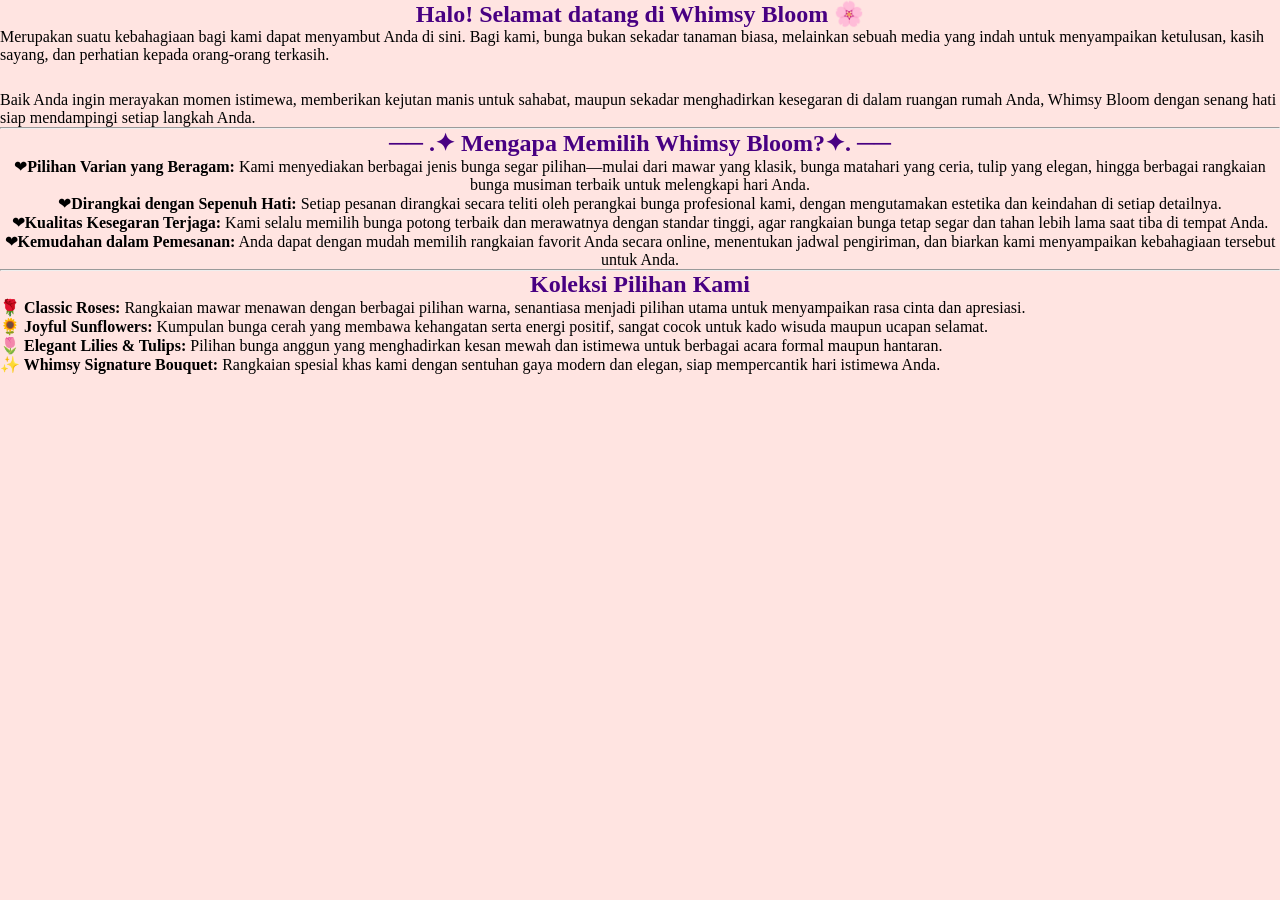
<file: iframeneya/Home.html>
<html>
<head>
  <title>.: IDENTITAS TOKO :.</title>

   <!-- Menghubungkan CSS -->
  <link rel="stylesheet" href="style.css">
</head>

<body>

 <h1 align="middle"><font face="Gabriola Regular" size="5" color="#480082">Halo! Selamat datang di Whimsy Bloom 🌸</font></h1>
 
<p><font face="Calibri">Merupakan suatu kebahagiaan bagi kami dapat menyambut Anda di sini. Bagi kami, bunga bukan sekadar tanaman biasa, melainkan sebuah media yang indah untuk menyampaikan ketulusan, kasih sayang, dan perhatian kepada orang-orang terkasih.</p>

 <h2>‎ </h2>
<p><font face="Calibri">Baik Anda ingin merayakan momen istimewa, memberikan kejutan manis untuk sahabat, maupun sekadar menghadirkan kesegaran di dalam ruangan rumah Anda, Whimsy Bloom dengan senang hati siap mendampingi setiap langkah Anda.</p>

<hr>
 
 <h3 align="middle"><font face="Gabriola Regular" size="5" color="#480082">── .✦ Mengapa Memilih Whimsy Bloom?✦. ──</font></h3>
 <p align="middle">❤︎<b>Pilihan Varian yang Beragam:</b> Kami menyediakan berbagai jenis bunga segar pilihan—mulai dari mawar yang klasik, bunga matahari yang ceria, tulip yang elegan, hingga berbagai rangkaian bunga musiman terbaik untuk melengkapi hari Anda.</p>
 <p align="middle">❤︎<b>Dirangkai dengan Sepenuh Hati:</b> Setiap pesanan dirangkai secara teliti oleh perangkai bunga profesional kami, dengan mengutamakan estetika dan keindahan di setiap detailnya.</p>
 <p align="middle">❤︎<b>Kualitas Kesegaran Terjaga:</b> Kami selalu memilih bunga potong terbaik dan merawatnya dengan standar tinggi, agar rangkaian bunga tetap segar dan tahan lebih lama saat tiba di tempat Anda.</p>
 <p align="middle">❤︎<b>Kemudahan dalam Pemesanan:</b> Anda dapat dengan mudah memilih rangkaian favorit Anda secara online, menentukan jadwal pengiriman, dan biarkan kami menyampaikan kebahagiaan tersebut untuk Anda.</p>
<hr>
<h4 align="middle"><font face="Gabriola Regular" size="5" color="#480082">Koleksi Pilihan Kami</font></h4>
<p><b>🌹 Classic Roses:</b> Rangkaian mawar menawan dengan berbagai pilihan warna, senantiasa menjadi pilihan utama untuk menyampaikan rasa cinta dan apresiasi.</p>
<p><b>🌻 Joyful Sunflowers:</b> Kumpulan bunga cerah yang membawa kehangatan serta energi positif, sangat cocok untuk kado wisuda maupun ucapan selamat.</p>
<p><b>🌷 Elegant Lilies & Tulips:</b> Pilihan bunga anggun yang menghadirkan kesan mewah dan istimewa untuk berbagai acara formal maupun hantaran.</p>
<p><b>✨ Whimsy Signature Bouquet:</b> Rangkaian spesial khas kami dengan sentuhan gaya modern dan elegan, siap mempercantik hari istimewa Anda.</p>
</body>
</file>
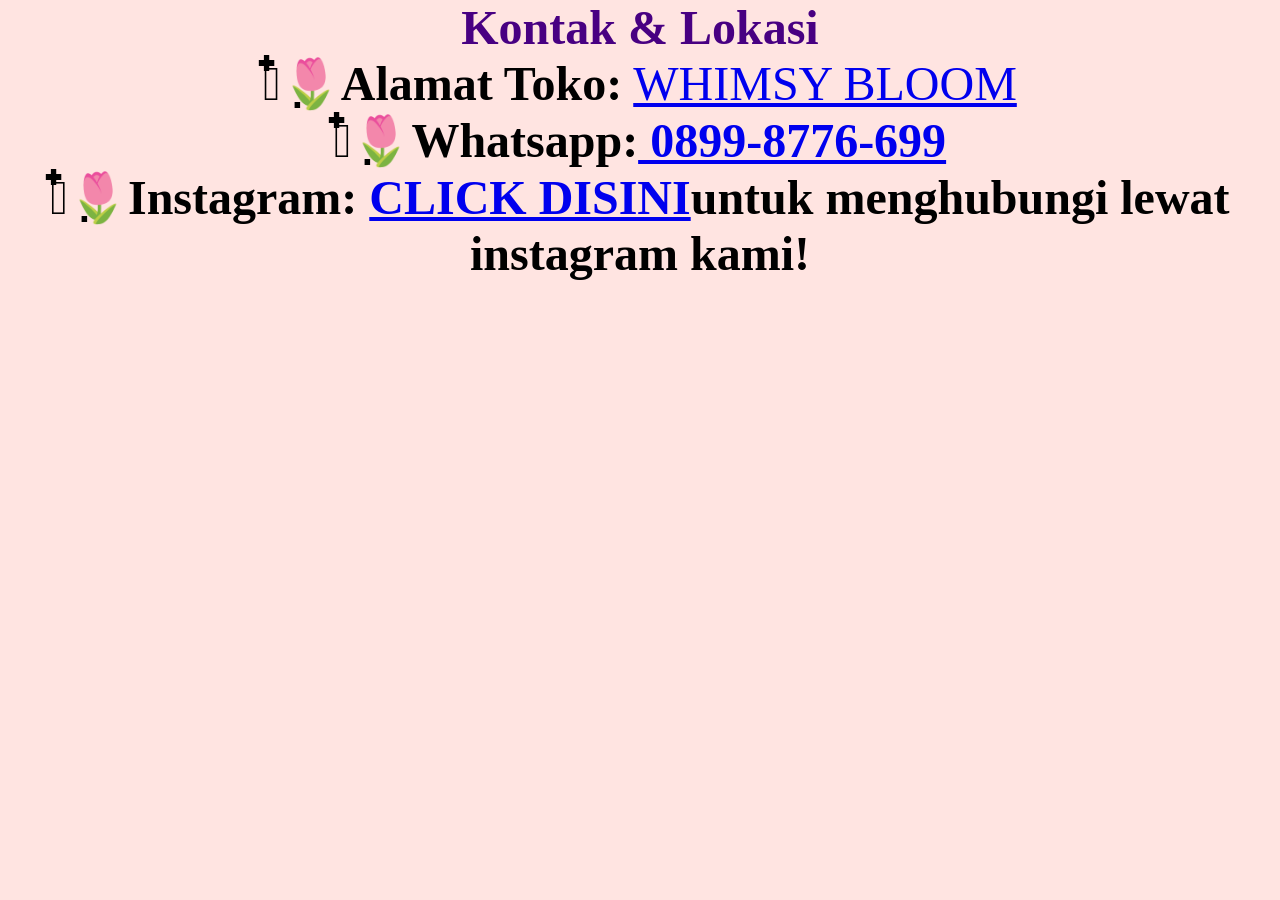
<file: iframeneya/Kontak.html>
<html>
<head>
  <title>.:KONTAK JUALAN:.</title>

<!-- Menghubungkan CSS -->
<link rel="stylesheet" href="style.css">
</head>

<body>
<h1 align="middle"> <font face="Gabriola Regular" size="8" color="#480082"> Kontak & Lokasi </h1> </font> 

<p align="middle"><font face="Gabriola Regular" size="20"><b> 𓍢ִ໋🌷Alamat Toko:</b> <a href="https://share.google/Y0riK8UhSwGdyjoNN" target="_blank"> WHIMSY BLOOM</a></font></p>

<p align="middle"><font face="Gabriola Regular" size="20"><b> 𓍢ִ໋🌷Whatsapp:<a href="https://wa.me/08998776699" target="_blank"> 0899-8776-699</a></p></font>

<p align="middle"> <font face="Gabriola Regular" size="20"> <b>𓍢ִ໋🌷Instagram: </b> <a href="https://www.instagram.com/neykinns?stkn=MXkxNGx3MXlpdGJscw==" target="_blank"> CLICK DISINI</a>untuk menghubungi lewat instagram kami!</p></font>
</file>
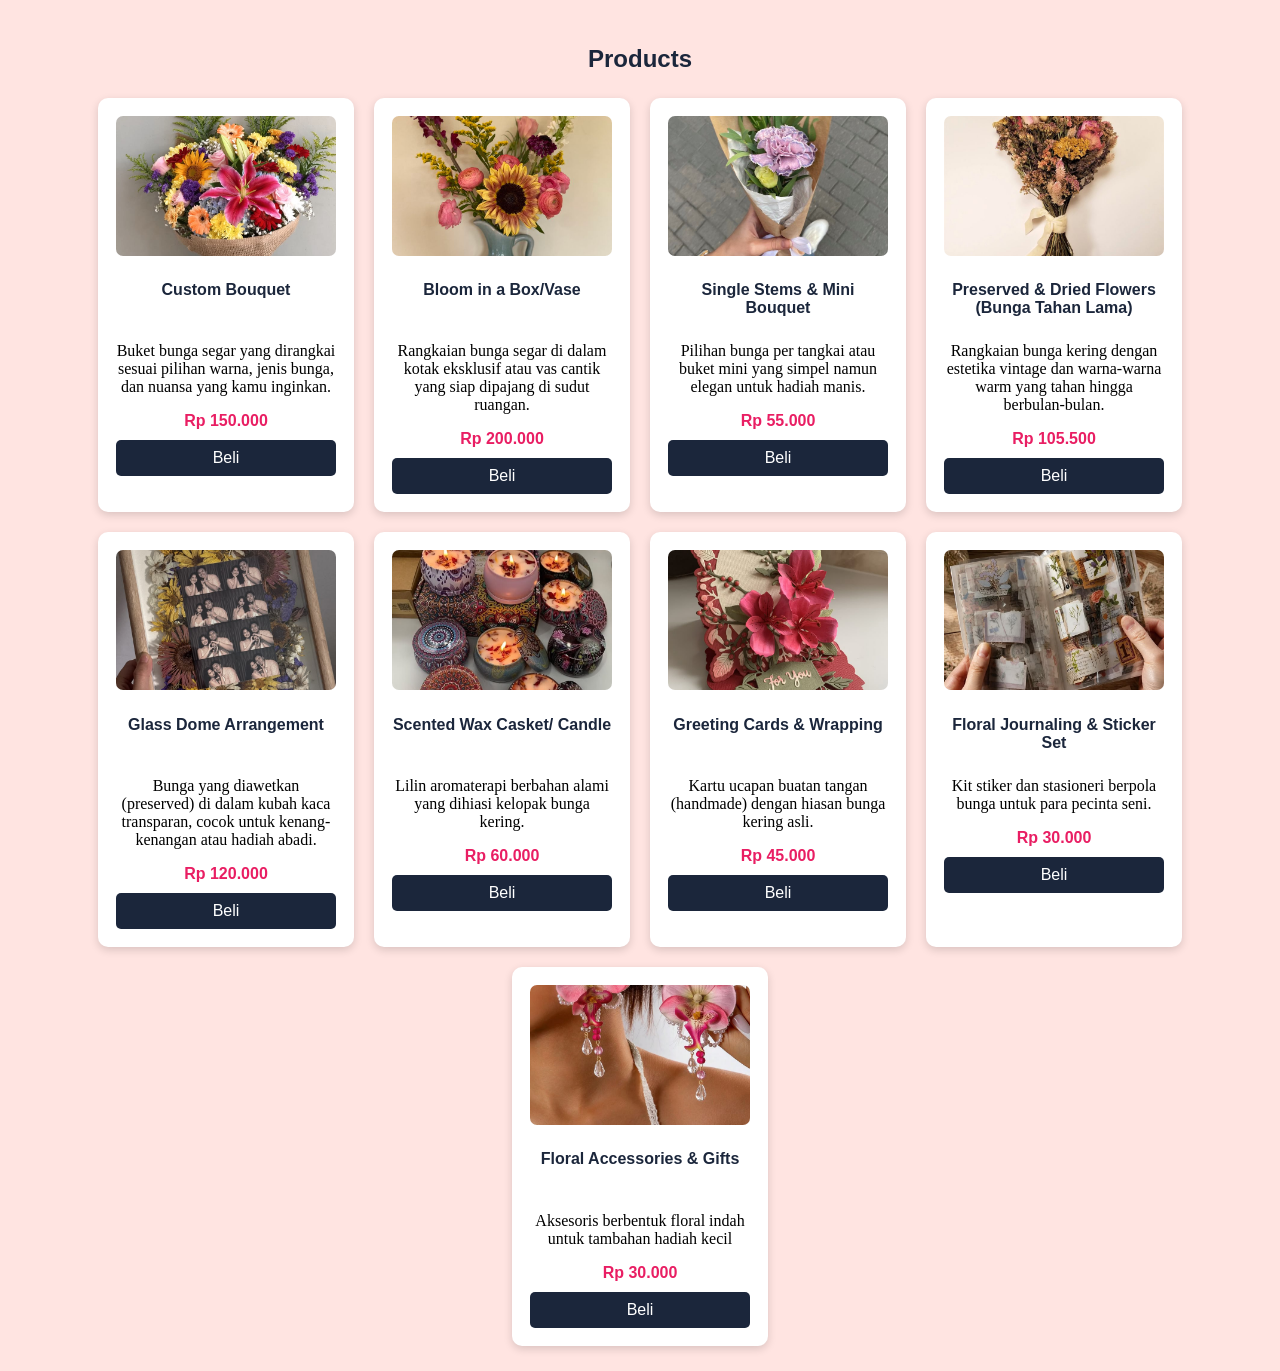
<file: iframeneya/Products1.html>
<!DOCTYPE html>
<html lang="id">
<head>
  <meta charset="UTF-8">
  <meta name="viewport" content="width=device-width, initial-scale=1.0">
  <title>Distributor Produk - Flowers</title>
  <style>
    body {
      font-family: Arial, sans-serif;
      background-color: #FFE4E1;
      margin: 0;
      padding: 25px;
    }

    h2 {
      text-align: center;
      color: #1B263B;
      margin-bottom: 25px;
    }

    .container {
      display: flex;
      gap: 20px;
      flex-wrap: wrap;
      justify-content: center;
    }

    .card {
      background: white;
      border-radius: 10px;
      padding: 18px;
      width: 220px;
      text-align: center;
      box-shadow: 0 3px 8px rgba(0,0,0,0.15);
    }

    .card img {
      width: 100%;
      height: 140px;
      object-fit: cover;
      border-radius: 7px;
    }

    .card h4 {
      color: #1B263B;
      min-height: 40px;
    }

    .harga {
      color: #e91e63;
      font-weight: bold;
      margin: 8px 0;
    }

    .distributor {
      background: #fff0f5;
      padding: 10px;
      border-radius: 6px;
      margin: 12px 0;
      color: #555;
    }

    .btn {
      display: block;
      background-color: #1B263B;
      color: white;
      text-decoration: none;
      padding: 9px 12px;
      border-radius: 5px;
      margin-top: 10px;
    }

    .btn:hover {
      background-color: #334e68;
    }
  </style>
</head>
<body>

  <h2>Products</h2>
  
  <div class="container">

    <div class="card">
      <img src="thumbelina.jpg" alt="Thumbelina">
      <h4>Custom Bouquet</h4>
      <p><font face="Calibri">Buket bunga segar yang dirangkai sesuai pilihan warna, jenis bunga, dan nuansa yang kamu inginkan.</font></p>
      <p class="harga">Rp 150.000</p>
      <a class="btn" href="#">Beli</a>
    </div>

    <div class="card">
      <img src="bungavase.jpg" alt="Bloom in a Box">
      <h4>Bloom in a Box/Vase</h4>
      <p><font face="Calibri">Rangkaian bunga segar di dalam kotak eksklusif atau vas cantik yang siap dipajang di sudut ruangan.</font></p>
      <p class="harga">Rp 200.000</p>
      <a class="btn" href="#">Beli</a>
    </div>

    <div class="card">
      <img src="singlestems.jpg" alt="Single Stems">
      <h4>Single Stems & Mini Bouquet</h4>
      <p><font face="Calibri">Pilihan bunga per tangkai atau buket mini yang simpel namun elegan untuk hadiah manis.</font></p>
      <p class="harga">Rp 55.000</p>
      <a class="btn" href="#">Beli</a>
    </div>

    <div class="card">
      <img src="driedflowers.jpg" alt="Dried Flowers">
      <h4>Preserved & Dried Flowers (Bunga Tahan Lama)</h4>
      <p><font face="Calibri">Rangkaian bunga kering dengan estetika vintage dan warna-warna warm yang tahan hingga berbulan-bulan.</font></p>
      <p class="harga">Rp 105.500</p>
      <a class="btn" href="#">Beli</a>
    </div>

    <div class="card">
      <img src="bungaawet.jpg" alt="Glass Dome">
      <h4>Glass Dome Arrangement</h4>
      <p><font face="Calibri">Bunga yang diawetkan (preserved) di dalam kubah kaca transparan, cocok untuk kenang-kenangan atau hadiah abadi.</font></p>
      <p class="harga">Rp 120.000</p>
      <a class="btn" href="#">Beli</a>
    </div>

    <div class="card">
      <img src="lilinwangi.jpg" alt="Scented Candle">
      <h4>Scented Wax Casket/ Candle</h4>
      <p><font face="Calibri">Lilin aromaterapi berbahan alami yang dihiasi kelopak bunga kering.</font></p>
      <p class="harga">Rp 60.000</p>
      <a class="btn" href="#">Beli</a>
    </div>

    <div class="card">
      <img src="greetingcard.jpg" alt="Greeting Card">
      <h4>Greeting Cards & Wrapping</h4>
      <p><font face="Calibri">Kartu ucapan buatan tangan (handmade) dengan hiasan bunga kering asli.</font></p>
      <p class="harga">Rp 45.000</p>
      <a class="btn" href="#">Beli</a>
    </div>

    <div class="card">
      <img src="stickerset.jpg" alt="Sticker Set">
      <h4>Floral Journaling & Sticker Set</h4>
      <p><font face="Calibri">Kit stiker dan stasioneri berpola bunga untuk para pecinta seni.</font></p>
      <p class="harga">Rp 30.000</p>
      <a class="btn" href="#">Beli</a>
    </div>

<div class="card">
      <img src="floralaksesoris.jpg" alt="Sticker Set">
      <h4>Floral Accessories & Gifts</h4>
      <p><font face="Calibri">Aksesoris berbentuk floral indah untuk tambahan hadiah kecil</font></p>
      <p class="harga">Rp 30.000</p>
      <a class="btn" href="#">Beli</a>
    </div>

  </div>
</body>
</html>
</file>
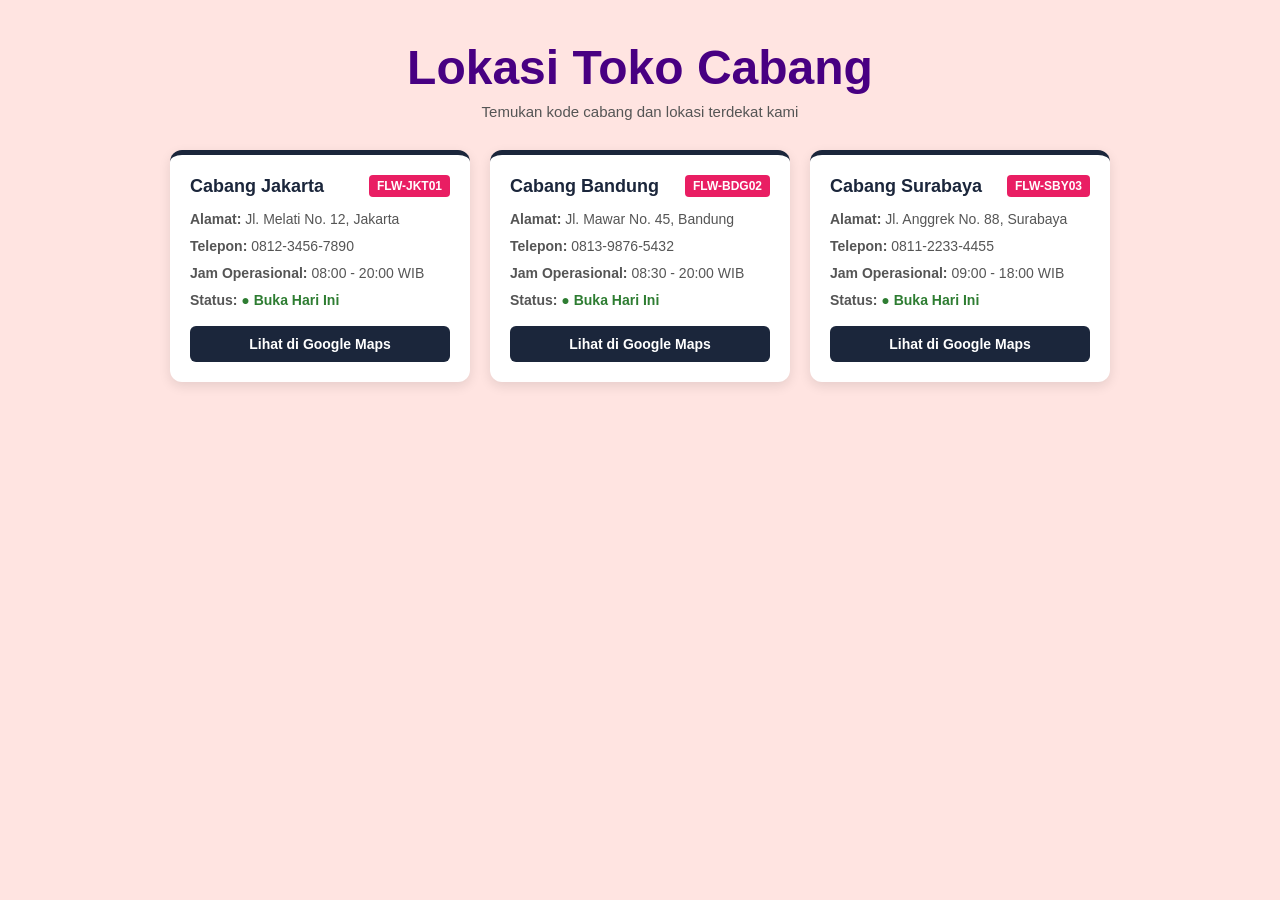
<file: iframeneya/Products2.html>
<!DOCTYPE html>
<html>
<head>
  <meta charset="UTF-8">
  <meta name="viewport" content="width=device-width, initial-scale=1.0">
  <title>Lokasi Toko Cabang</title>
  <style>
    * {
      box-sizing: border-box;
      margin: 0;
      padding: 0;
      font-family: Arial, sans-serif;
    }

    body {
      background-color: #FFE4E1;
      padding: 40px 20px;
    }

    .container {
      max-width: 1000px;
      margin: 0 auto;
    }

    h2 {
      text-align: center;
      color: #1B263B;
      font-size: 28px;
      margin-bottom: 8px;
    }

    .subtitle {
      text-align: center;
      color: #555;
      font-size: 15px;
      margin-bottom: 30px;
    }

    .grid-cabang {
      display: flex;
      flex-wrap: wrap;
      gap: 20px;
      justify-content: center;
    }

    .card-cabang {
      background: white;
      border-radius: 12px;
      width: 300px;
      padding: 20px;
      box-shadow: 0 4px 12px rgba(0,0,0,0.1);
      border-top: 5px solid #1B263B;
      display: flex;
      flex-direction: column;
      justify-content: space-between;
    }

    .header-cabang {
      display: flex;
      justify-content: space-between;
      align-items: center;
      margin-bottom: 12px;
    }

    .nama-cabang {
      font-size: 18px;
      color: #1B263B;
      font-weight: bold;
    }

    .kode-cabang {
      background-color: #e91e63;
      color: white;
      font-size: 12px;
      font-weight: bold;
      padding: 4px 8px;
      border-radius: 4px;
    }

    .info-cabang {
      font-size: 14px;
      color: #555;
      line-height: 1.5;
      margin-bottom: 15px;
    }

    .info-cabang p {
      margin-bottom: 6px;
    }

    .status-buka {
      color: #2e7d32;
      font-weight: bold;
    }

    .btn-maps {
      display: block;
      text-align: center;
      background-color: #1B263B;
      color: white;
      text-decoration: none;
      padding: 10px;
      border-radius: 6px;
      font-weight: bold;
      font-size: 14px;
    }

    .btn-maps:hover {
      background-color: #334e68;
    }
  </style>
</head>
<body>

  <div class="container">
    <h2><font face="Gabriola Regular" size="10" color="480082">Lokasi Toko Cabang</font></h2>
    <p class="subtitle">Temukan kode cabang dan lokasi terdekat kami</p>

    <div class="grid-cabang">

      <!-- Cabang 1 -->
      <div class="card-cabang">
        <div>
          <div class="header-cabang">
            <span class="nama-cabang">Cabang Jakarta</span>
            <span class="kode-cabang">FLW-JKT01</span>
          </div>
          <div class="info-cabang">
            <p><strong>Alamat:</strong> Jl. Melati No. 12, Jakarta</p>
            <p><strong>Telepon:</strong> 0812-3456-7890</p>
            <p><strong>Jam Operasional:</strong> 08:00 - 20:00 WIB</p>
            <p><strong>Status:</strong> <span class="status-buka">● Buka Hari Ini</span></p>
          </div>
        </div>
        <a href="https://maps.google.com" target="_blank" class="btn-maps">Lihat di Google Maps</a>
      </div>

      <!-- Cabang 2 -->
      <div class="card-cabang">
        <div>
          <div class="header-cabang">
            <span class="nama-cabang">Cabang Bandung</span>
            <span class="kode-cabang">FLW-BDG02</span>
          </div>
          <div class="info-cabang">
            <p><strong>Alamat:</strong> Jl. Mawar No. 45, Bandung</p>
            <p><strong>Telepon:</strong> 0813-9876-5432</p>
            <p><strong>Jam Operasional:</strong> 08:30 - 20:00 WIB</p>
            <p><strong>Status:</strong> <span class="status-buka">● Buka Hari Ini</span></p>
          </div>
        </div>
        <a href="https://maps.google.com" target="_blank" class="btn-maps">Lihat di Google Maps</a>
      </div>

      <!-- Cabang 3 -->
      <div class="card-cabang">
        <div>
          <div class="header-cabang">
            <span class="nama-cabang">Cabang Surabaya</span>
            <span class="kode-cabang">FLW-SBY03</span>
          </div>
          <div class="info-cabang">
            <p><strong>Alamat:</strong> Jl. Anggrek No. 88, Surabaya</p>
            <p><strong>Telepon:</strong> 0811-2233-4455</p>
            <p><strong>Jam Operasional:</strong> 09:00 - 18:00 WIB</p>
            <p><strong>Status:</strong> <span class="status-buka">● Buka Hari Ini</span></p>
          </div>
        </div>
        <a href="https://maps.google.com" target="_blank" class="btn-maps">Lihat di Google Maps</a>
      </div>

    </div>
  </div>

</body>
</html>
</file>
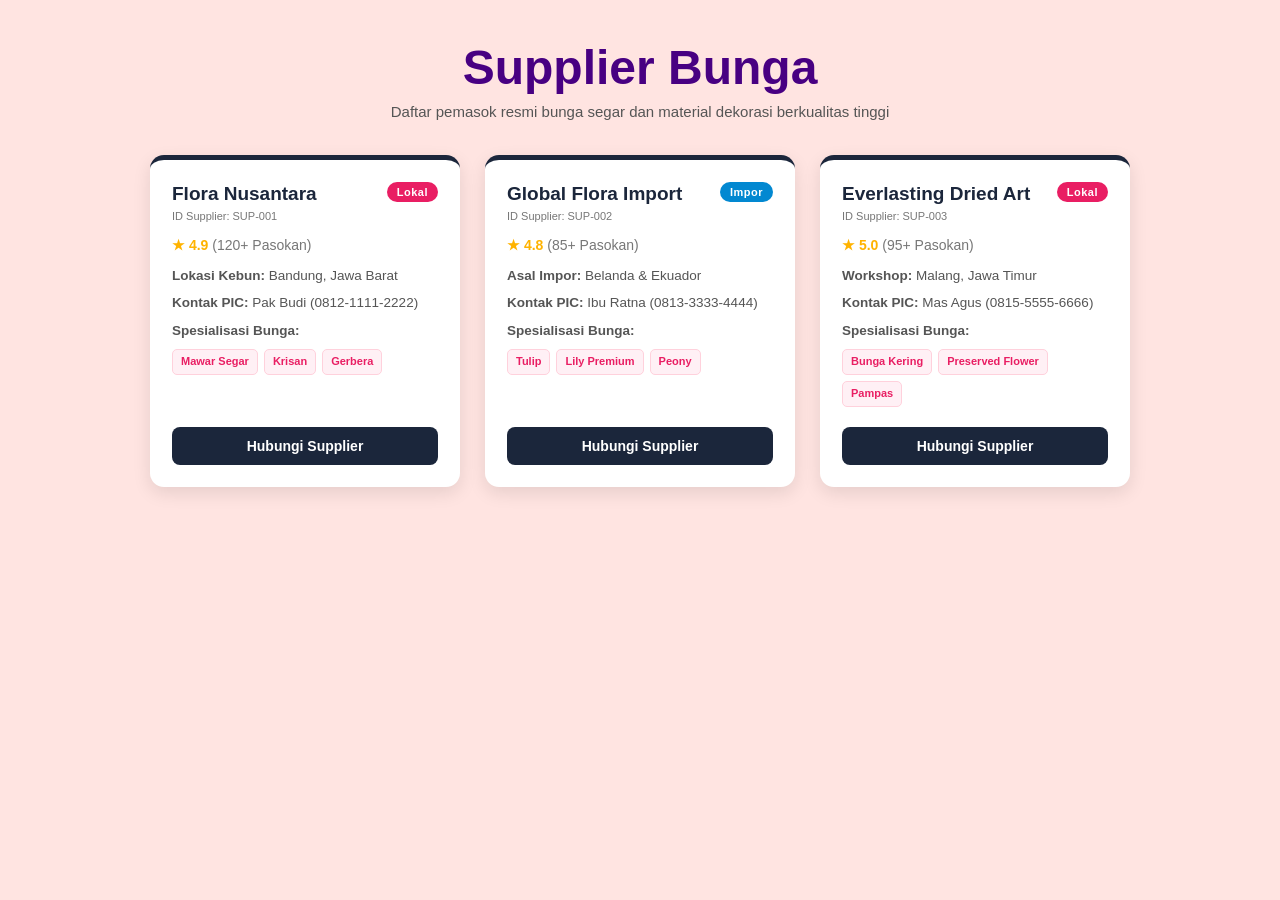
<file: iframeneya/products3.html>
<!DOCTYPE html>
<html>
<head>
  <meta charset="UTF-8">
  <meta name="viewport" content="width=device-width, initial-scale=1.0">
  <title>Daftar Supplier Bunga</title>
  <style>
    /* Reset & Dasar Halaman */
    * {
      box-sizing: border-box;
      margin: 0;
      padding: 0;
      font-family: 'Segoe UI', Tahoma, Geneva, Verdana, sans-serif;
    }

    body {
      background-color: #FFE4E1;
      padding: 40px 20px;
    }

    .container {
      max-width: 1050px;
      margin: 0 auto;
    }

    h2 {
      text-align: center;
      color: #1B263B;
      font-size: 30px;
      margin-bottom: 8px;
    }

    .subtitle {
      text-align: center;
      color: #555;
      font-size: 15px;
      margin-bottom: 35px;
    }

    /* Grid Layout Supplier */
    .grid-supplier {
      display: flex;
      flex-wrap: wrap;
      gap: 25px;
      justify-content: center;
    }

    /* Kartu Supplier */
    .card-supplier {
      background: white;
      border-radius: 14px;
      width: 310px;
      padding: 22px;
      box-shadow: 0 6px 18px rgba(0,0,0,0.1);
      border-top: 5px solid #1B263B;
      display: flex;
      flex-direction: column;
      justify-content: space-between;
      transition: transform 0.25s ease, box-shadow 0.25s ease;
    }

    .card-supplier:hover {
      transform: translateY(-6px);
      box-shadow: 0 10px 22px rgba(0,0,0,0.15);
    }

    /* Header Kartu */
    .header-supplier {
      display: flex;
      justify-content: space-between;
      align-items: flex-start;
      margin-bottom: 15px;
    }

    .nama-supplier {
      font-size: 19px;
      color: #1B263B;
      font-weight: bold;
      line-height: 1.3;
    }

    .kode-supplier {
      font-size: 11px;
      color: #777;
      margin-top: 3px;
    }

    .badge-tipe {
      background-color: #e91e63;
      color: white;
      font-size: 11px;
      font-weight: bold;
      padding: 4px 10px;
      border-radius: 20px;
      letter-spacing: 0.5px;
      white-space: nowrap;
    }

    .badge-impor {
      background-color: #0288d1;
    }

    /* Rating Star */
    .rating {
      color: #ffb300;
      font-size: 14px;
      margin-bottom: 12px;
      font-weight: bold;
    }

    /* Detail Info Supplier */
    .info-supplier {
      font-size: 13.5px;
      color: #555;
      line-height: 1.6;
      margin-bottom: 20px;
    }

    .info-supplier p {
      margin-bottom: 6px;
    }

    /* Tag Bunga yang Disuplai */
    .tags-bunga {
      display: flex;
      flex-wrap: wrap;
      gap: 6px;
      margin-top: 8px;
    }

    .tag-item {
      background-color: #fff0f5;
      color: #e91e63;
      font-size: 11px;
      padding: 3px 8px;
      border-radius: 5px;
      font-weight: 600;
      border: 1px solid #ffd1dc;
    }

    /* Tombol Kontak */
    .btn-kontak {
      display: block;
      text-align: center;
      background-color: #1B263B;
      color: white;
      text-decoration: none;
      padding: 11px;
      border-radius: 8px;
      font-weight: bold;
      font-size: 14px;
      transition: background-color 0.2s ease;
    }

    .btn-kontak:hover {
      background-color: #334e68;
    }
  </style>
</head>
<body>

  <div class="container">
    <h2><font face="Gabriola Regular" size="10" color="#480082">Supplier Bunga</font></h2>
    <p class="subtitle">Daftar pemasok resmi bunga segar dan material dekorasi berkualitas tinggi</p>

    <div class="grid-supplier">

      <!-- Supplier 1 -->
      <div class="card-supplier">
        <div>
          <div class="header-supplier">
            <div>
              <div class="nama-supplier">Flora Nusantara</div>
              <div class="kode-supplier">ID Supplier: SUP-001</div>
            </div>
            <span class="badge-tipe">Lokal</span>
          </div>

          <div class="rating">★ 4.9 <span style="color:#777; font-weight:normal;">(120+ Pasokan)</span></div>

          <div class="info-supplier">
            <p><strong>Lokasi Kebun:</strong> Bandung, Jawa Barat</p>
            <p><strong>Kontak PIC:</strong> Pak Budi (0812-1111-2222)</p>
            <p><strong>Spesialisasi Bunga:</strong></p>
            <div class="tags-bunga">
              <span class="tag-item">Mawar Segar</span>
              <span class="tag-item">Krisan</span>
              <span class="tag-item">Gerbera</span>
            </div>
          </div>
        </div>
        <a href="https://wa.me/6281211112222" target="_blank" class="btn-kontak">Hubungi Supplier</a>
      </div>

      <!-- Supplier 2 -->
      <div class="card-supplier">
        <div>
          <div class="header-supplier">
            <div>
              <div class="nama-supplier">Global Flora Import</div>
              <div class="kode-supplier">ID Supplier: SUP-002</div>
            </div>
            <span class="badge-tipe badge-impor">Impor</span>
          </div>

          <div class="rating">★ 4.8 <span style="color:#777; font-weight:normal;">(85+ Pasokan)</span></div>

          <div class="info-supplier">
            <p><strong>Asal Impor:</strong> Belanda & Ekuador</p>
            <p><strong>Kontak PIC:</strong> Ibu Ratna (0813-3333-4444)</p>
            <p><strong>Spesialisasi Bunga:</strong></p>
            <div class="tags-bunga">
              <span class="tag-item">Tulip</span>
              <span class="tag-item">Lily Premium</span>
              <span class="tag-item">Peony</span>
            </div>
          </div>
        </div>
        <a href="https://wa.me/6281333334444" target="_blank" class="btn-kontak">Hubungi Supplier</a>
      </div>

      <!-- Supplier 3 -->
      <div class="card-supplier">
        <div>
          <div class="header-supplier">
            <div>
              <div class="nama-supplier">Everlasting Dried Art</div>
              <div class="kode-supplier">ID Supplier: SUP-003</div>
            </div>
            <span class="badge-tipe">Lokal</span>
          </div>

          <div class="rating">★ 5.0 <span style="color:#777; font-weight:normal;">(95+ Pasokan)</span></div>

          <div class="info-supplier">
            <p><strong>Workshop:</strong> Malang, Jawa Timur</p>
            <p><strong>Kontak PIC:</strong> Mas Agus (0815-5555-6666)</p>
            <p><strong>Spesialisasi Bunga:</strong></p>
            <div class="tags-bunga">
              <span class="tag-item">Bunga Kering</span>
              <span class="tag-item">Preserved Flower</span>
              <span class="tag-item">Pampas</span>
            </div>
          </div>
        </div>
        <a href="https://wa.me/6281555556666" target="_blank" class="btn-kontak">Hubungi Supplier</a>
      </div>

    </div>
  </div>

</body>
</html>
</file>
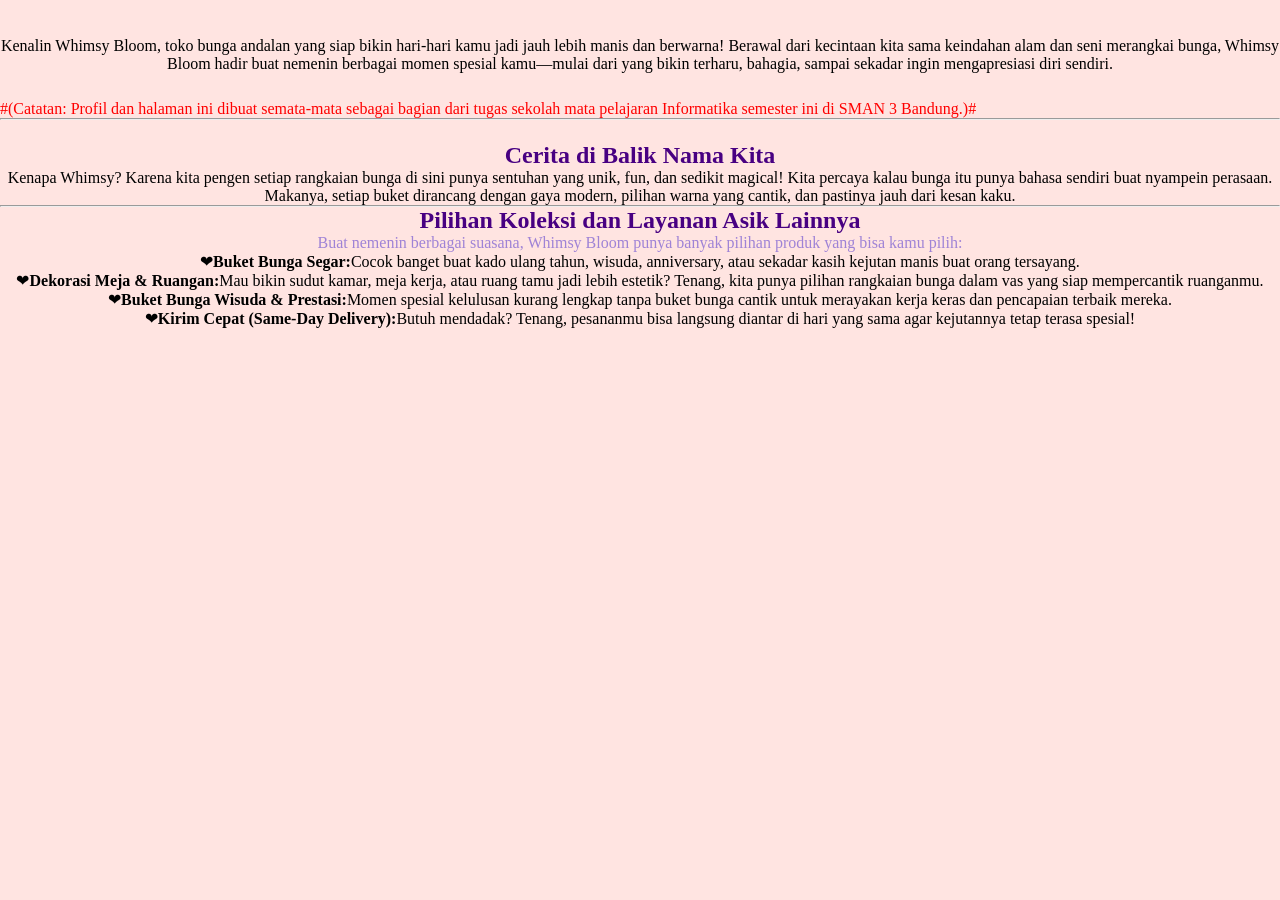
<file: iframeneya/Profil.html>
<html>
<head>
  <title>.: PROFIL TOKO :.</title>

  <!-- Menghubungkan CSS -->
  <link rel="stylesheet" href="style.css">
</head>

<body>
<h1>‎ </h1>
<p align="middle"><font face="Calibri">Kenalin Whimsy Bloom, toko bunga andalan yang siap bikin hari-hari kamu jadi jauh lebih manis dan berwarna! Berawal dari kecintaan kita sama keindahan alam dan seni merangkai bunga, Whimsy Bloom hadir buat nemenin berbagai momen spesial kamu—mulai dari yang bikin terharu, bahagia, sampai sekadar ingin mengapresiasi diri sendiri.</font></p>

<h2>‎ </h2>
<p aling="middle"><font face="Berlin Sans FB" color="red">#(Catatan: Profil dan halaman ini dibuat semata-mata sebagai bagian dari tugas sekolah mata pelajaran Informatika semester ini di SMAN 3 Bandung.)#</font></p>

<hr>
<h3>‎ </h3>
<h4 align="middle"><font face="Gabriola Regular" size="5" color="#480082">Cerita di Balik Nama Kita</font></h4>
<p align="middle"><font face="Calibri">Kenapa Whimsy? Karena kita pengen setiap rangkaian bunga di sini punya sentuhan yang unik, fun, dan sedikit magical! Kita percaya kalau bunga itu punya bahasa sendiri buat nyampein perasaan. Makanya, setiap buket dirancang dengan gaya modern, pilihan warna yang cantik, dan pastinya jauh dari kesan kaku.</font></p>

<hr>
<h5 align="middle"><font face="Gabriola Regular" size="5" color="#480082">Pilihan Koleksi dan Layanan Asik Lainnya</font></h5>
<p align="middle"><font face="Gabriola Regular" color="#9F83D6">Buat nemenin berbagai suasana, Whimsy Bloom punya banyak pilihan produk yang bisa kamu pilih:</font></p>
<p align="middle"><font face="Calibri">❤︎<b>Buket Bunga Segar:</b>Cocok banget buat kado ulang tahun, wisuda, anniversary, atau sekadar kasih kejutan manis buat orang tersayang.</font></p>
<p align="middle"><font face="Calibri">❤︎<b>Dekorasi Meja & Ruangan:</b>Mau bikin sudut kamar, meja kerja, atau ruang tamu jadi lebih estetik? Tenang, kita punya pilihan rangkaian bunga dalam vas yang siap mempercantik ruanganmu.</font></p>
<p align="middle"><font face="Calibri">❤︎<b>Buket Bunga Wisuda & Prestasi:</b>Momen spesial kelulusan kurang lengkap tanpa buket bunga cantik untuk merayakan kerja keras dan pencapaian terbaik mereka.</font></p>
<p align="middle"><font face="Calibri">❤︎<b>Kirim Cepat (Same-Day Delivery):</b>Butuh mendadak? Tenang, pesananmu bisa langsung diantar di hari yang sama agar kejutannya tetap terasa spesial!</font></p>
</file>
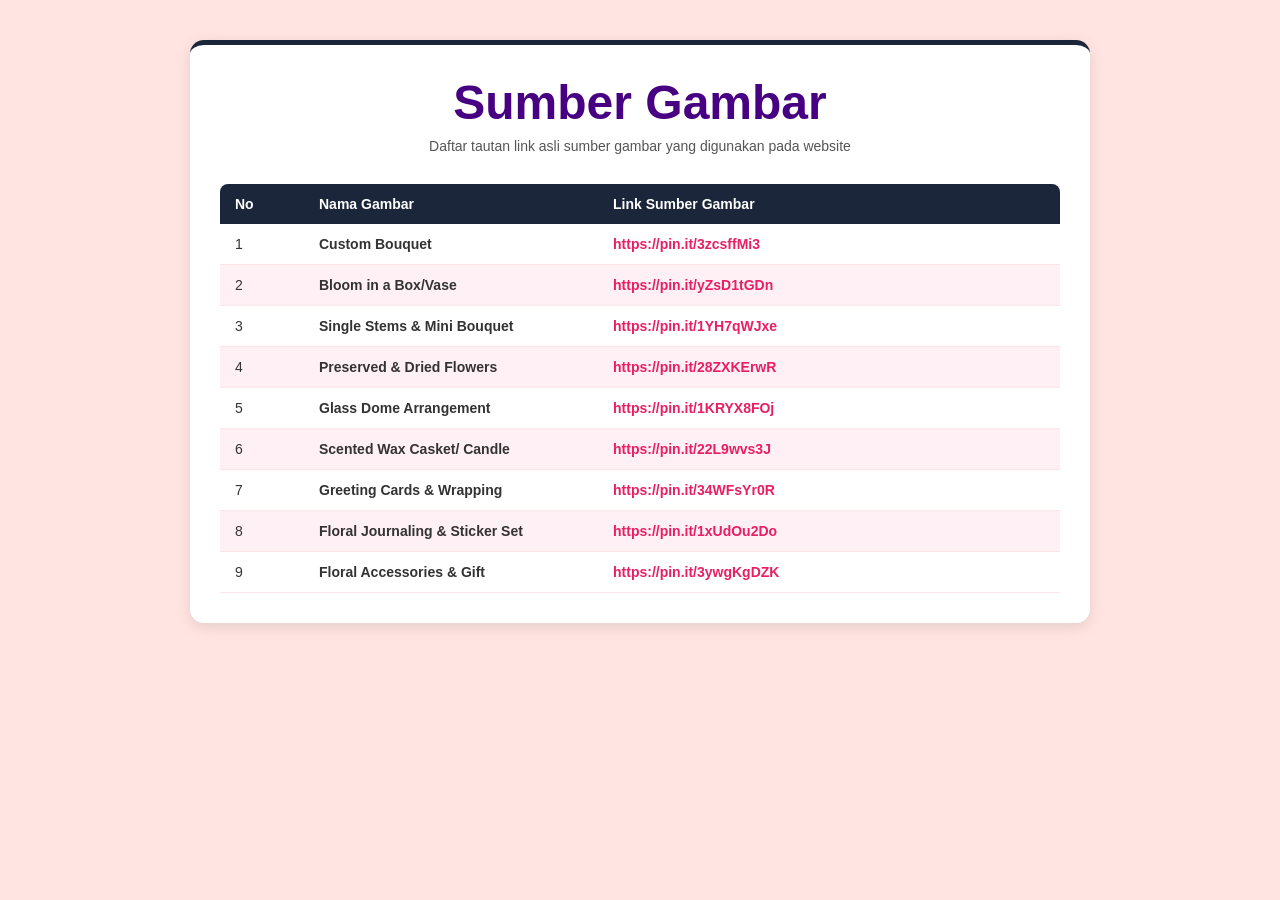
<file: iframeneya/sumber.html>
<!DOCTYPE html>
<html>
<head>
  <meta charset="UTF-8">
  <meta name="viewport" content="width=device-width, initial-scale=1.0">
  <title>Sumber Gambar</title>
  <style>
    * {
      box-sizing: border-box;
      margin: 0;
      padding: 0;
      font-family: Arial, sans-serif;
    }

    body {
      background-color: #FFE4E1;
      padding: 40px 20px;
    }

    .container-sumber {
      max-width: 900px;
      margin: 0 auto;
      background: white;
      padding: 30px;
      border-radius: 14px;
      box-shadow: 0 4px 15px rgba(0,0,0,0.1);
      border-top: 5px solid #1B263B;
    }

    h2 {
      text-align: center;
      color: #1B263B;
      font-size: 26px;
      margin-bottom: 8px;
    }

    .subtitle {
      text-align: center;
      color: #555;
      font-size: 14px;
      margin-bottom: 30px;
    }

    /* Tabel Sumber Gambar */
    .tabel-sumber {
      width: 100%;
      border-collapse: collapse;
      margin-top: 10px;
    }

    .tabel-sumber th {
      background-color: #1B263B;
      color: white;
      text-align: left;
      padding: 12px 15px;
      font-size: 14px;
    }

    .tabel-sumber th:first-child {
      border-top-left-radius: 8px;
    }

    .tabel-sumber th:last-child {
      border-top-right-radius: 8px;
    }

    .tabel-sumber td {
      padding: 12px 15px;
      border-bottom: 1px solid #ffe4e8;
      font-size: 14px;
      color: #333;
    }

    .tabel-sumber tr:nth-child(even) {
      background-color: #fff0f5;
    }

    .tabel-sumber tr:hover {
      background-color: #ffe4e8;
    }

    /* Link Sumber */
    .link-sumber {
      color: #e91e63;
      text-decoration: none;
      font-weight: bold;
      word-break: break-all;
    }

    .link-sumber:hover {
      text-decoration: underline;
      color: #1B263B;
    }
  </style>
</head>
<body>

  <div class="container-sumber">
    <h2><font face="Gabriola Reguar" size="10" color="#480082">Sumber Gambar</font></h2>
    <p class="subtitle">Daftar tautan link asli sumber gambar yang digunakan pada website</p>

    <table class="tabel-sumber">
      <thead>
        <tr>
          <th style="width: 10%;">No</th>
          <th style="width: 35%;">Nama Gambar</th>
          <th style="width: 55%;">Link Sumber Gambar</th>
        </tr>
      </thead>
      <tbody>

        <!-- Gambar 1 -->
        <tr>
          <td>1</td>
          <td><strong>Custom Bouquet</strong></td>
          <td>
            <a href="https://pin.it/3zcsffMi3" target="_blank" class="link-sumber">
             https://pin.it/3zcsffMi3
            </a>
          </td>
        </tr>

        <!-- Gambar 2 -->
        <tr>
          <td>2</td>
          <td><strong>Bloom in a Box/Vase</strong></td>
          <td>
            <a href="https://pin.it/yZsD1tGDn" target="_blank" class="link-sumber">
              https://pin.it/yZsD1tGDn
            </a>
          </td>
        </tr>

        <!-- Gambar 3 -->
        <tr>
          <td>3</td>
          <td><strong>Single Stems & Mini Bouquet</strong></td>
          <td>
            <a href="https://pin.it/1YH7qWJxe target="_blank" class="link-sumber">
              https://pin.it/1YH7qWJxe
            </a>
          </td>
        </tr>

        <!-- Gambar 4 -->
        <tr>
          <td>4</td>
          <td><strong>Preserved & Dried Flowers</strong></td>
          <td>
            <a href="https://pin.it/28ZXKErwR" target="_blank" class="link-sumber">
              https://pin.it/28ZXKErwR
            </a>
          </td>
        </tr>

        <!-- Gambar 5 -->
        <tr>
          <td>5</td>
          <td><strong>Glass Dome Arrangement</strong></td>
          <td>
            <a href="https://pin.it/1KRYX8FOj" target="_blank" class="link-sumber">
              https://pin.it/1KRYX8FOj
            </a>
          </td>
        </tr>

        <!-- Gambar 6 -->
        <tr>
          <td>6</td>
          <td><strong>Scented Wax Casket/ Candle</strong></td>
          <td>
            <a href="https://pin.it/22L9wvs3J" target="_blank" class="link-sumber">
              https://pin.it/22L9wvs3J
            </a>
          </td>
        </tr>

        <!-- Gambar 7 -->
        <tr>
          <td>7</td>
          <td><strong>Greeting Cards & Wrapping</strong></td>
          <td>
            <a href="https://pin.it/34WFsYr0R" target="_blank" class="link-sumber">
             https://pin.it/34WFsYr0R
            </a>
          </td>
        </tr>

        <!-- Gambar 8 -->
        <tr>
          <td>8</td>
          <td><strong>Floral Journaling & Sticker Set</strong></td>
          <td>
            <a href="https://pin.it/1xUdOu2Do" target="_blank" class="link-sumber">
              https://pin.it/1xUdOu2Do
            </a>
          </td>
        </tr>

        <!-- Gambar 9 -->
        <tr>
          <td>9</td>
          <td><strong>Floral Accessories & Gift</strong></td>
          <td>
            <a href="https://pin.it/3ywgKgDZK" target="_blank" class="link-sumber">
              https://pin.it/3ywgKgDZK
            </a>
          </td>
        </tr>

      </tbody>
    </table>
  </div>

</body>
</html>
</file>
<file: iframeneya/style.css>
/* =========================
   RESET
   ========================= */

* {
    margin: 0;
    padding: 0;
    box-sizing: border-box;
}


/* =========================
   BODY
   ========================= */

body {
    font-family: Curlz MT Regular;
    background-color: #FFE4E1;
    color: black;
}


/* =========================
   HEADER
   ========================= */

header {
    background-color: #66023C;
    color: #CAD183;

    text-align: center;

    padding: 30px;
}

header h1 {
    margin-bottom: 10px;
    font-size: 32px;
}

header p {
    font-size: 16px;
}


/* =========================
   MENU NAVIGASI
   ========================= */

nav {
    background-color: #FFFACD;

    text-align: center;

    padding: 10px;
}

nav a {
    display: inline-block;

    color: brown;
    text-decoration: none;

    padding: 12px 25px;

    margin: 3px;

    border-radius: 5px;

    transition: 0.3s;
}


/* Saat mouse diarahkan ke menu */

nav a:hover {
    background-color: #ADD8E6;
}


/* =========================
   AREA KONTEN
   ========================= */

main {
    width: 90%;

    margin: 25px auto;

    background-color: #FFFACD;

    padding: 20px;

    border-radius: 10px;

    box-shadow: 0 3px 10px rgba(0, 0, 0, 0.1);
}

main h2 {
    text-align: center;

    margin-bottom: 20px;

    color: #A33E79;
}


/* =========================
   IFRAME
   ========================= */

iframe {
    width: 100%;

    height: 500px;

    border: 2px solid #A33e79;

    border-radius: 8px;

    background-color: white;
}


/* =========================
   FOOTER
   ========================= */

footer {
    background-color: pink;

    color: white;

    text-align: center;

    padding: 20px;

    margin-top: 20px;
}

footer p {
    margin: 0;
}


/* =========================
   RESPONSIVE
   ========================= */

@media screen and (max-width: 600px) {

    header h1 {
        font-size: 24px;
    }

    nav a {
        display: block;

        margin: 5px 20px;
    }

    main {
        width: 95%;
    }

    iframe {
        height: 400px;
    }
}
</file>
